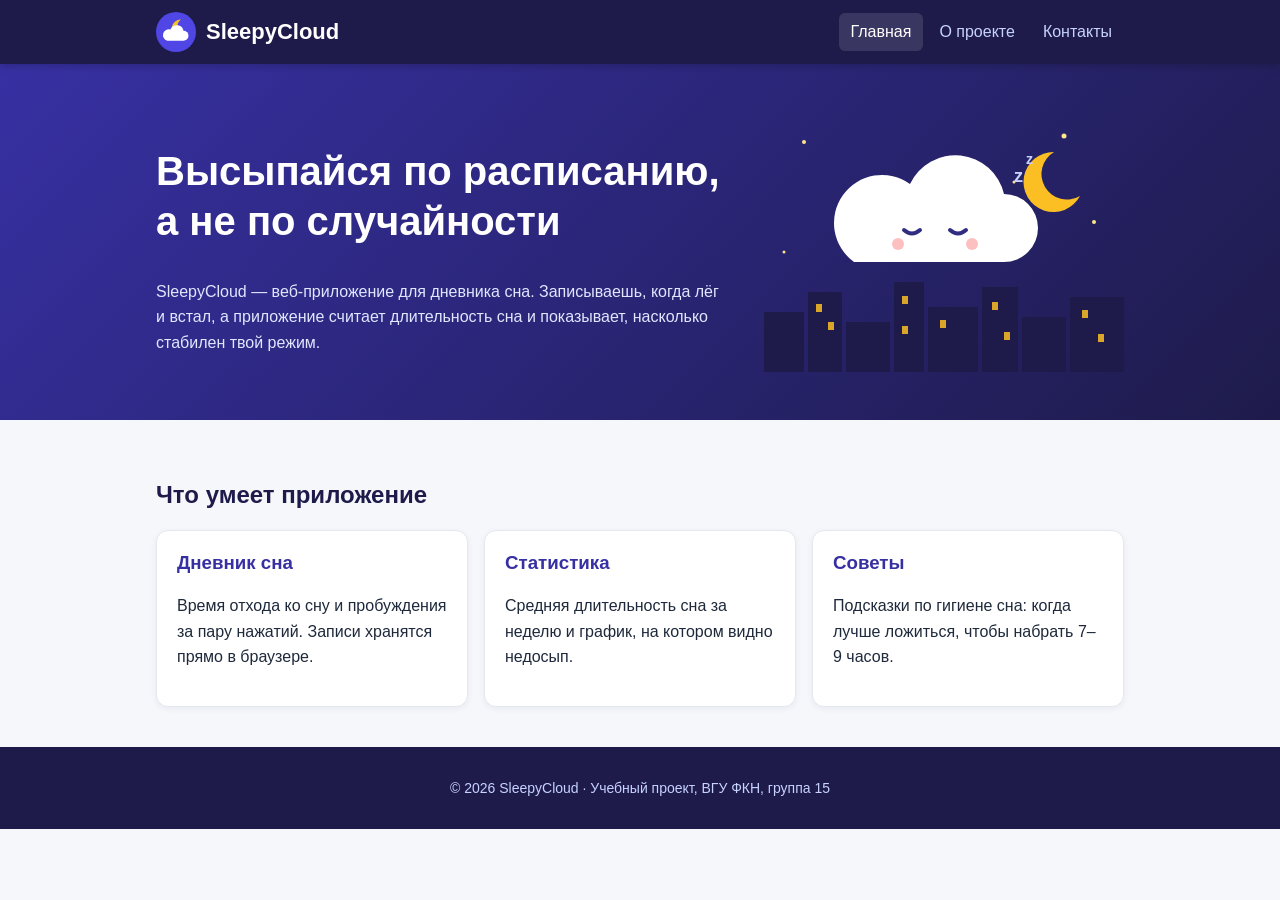
<file: index.html>
<!doctype html>
<html lang="ru">
<head>
  <meta charset="UTF-8">
  <meta name="viewport" content="width=device-width, initial-scale=1.0">
  <title>SleepyCloud — дневник сна</title>
  <link rel="stylesheet" href="style.css">
</head>
<body>
  <header class="header">
    <div class="container header__inner">
      <a class="logo" href="index.html">
        <img src="img/logo.svg" alt="Логотип SleepyCloud: облако и полумесяц" width="40" height="40">
        SleepyCloud
      </a>
      <nav class="nav">
        <a href="index.html" class="nav__link" aria-current="page">Главная</a>
        <a href="about.html" class="nav__link">О проекте</a>
        <a href="contacts.html" class="nav__link">Контакты</a>
      </nav>
    </div>
  </header>

  <main>
    <section class="hero">
      <div class="container hero__inner">
        <div class="hero__text">
          <h1>Высыпайся по&nbsp;расписанию, а&nbsp;не&nbsp;по&nbsp;случайности</h1>
          <p>SleepyCloud — веб-приложение для дневника сна. Записываешь, когда лёг и&nbsp;встал, а&nbsp;приложение считает
            длительность сна и&nbsp;показывает, насколько стабилен твой режим.</p>
        </div>
        <img class="hero__image" src="img/hero.svg" alt="Иллюстрация: спящее облако над ночным городом">
      </div>
    </section>

    <section class="section">
      <div class="container">
        <h2>Что умеет приложение</h2>
        <div class="cards">
          <article class="card">
            <h3>Дневник сна</h3>
            <p>Время отхода ко сну и пробуждения за пару нажатий. Записи хранятся прямо в браузере.</p>
          </article>
          <article class="card">
            <h3>Статистика</h3>
            <p>Средняя длительность сна за неделю и график, на котором видно недосып.</p>
          </article>
          <article class="card">
            <h3>Советы</h3>
            <p>Подсказки по гигиене сна: когда лучше ложиться, чтобы набрать 7–9 часов.</p>
          </article>
        </div>
      </div>
    </section>
  </main>

  <footer class="footer">
    <div class="container">
      <p>© 2026 SleepyCloud · Учебный проект, ВГУ ФКН, группа 15</p>
    </div>
  </footer>
</body>
</html>
</file>
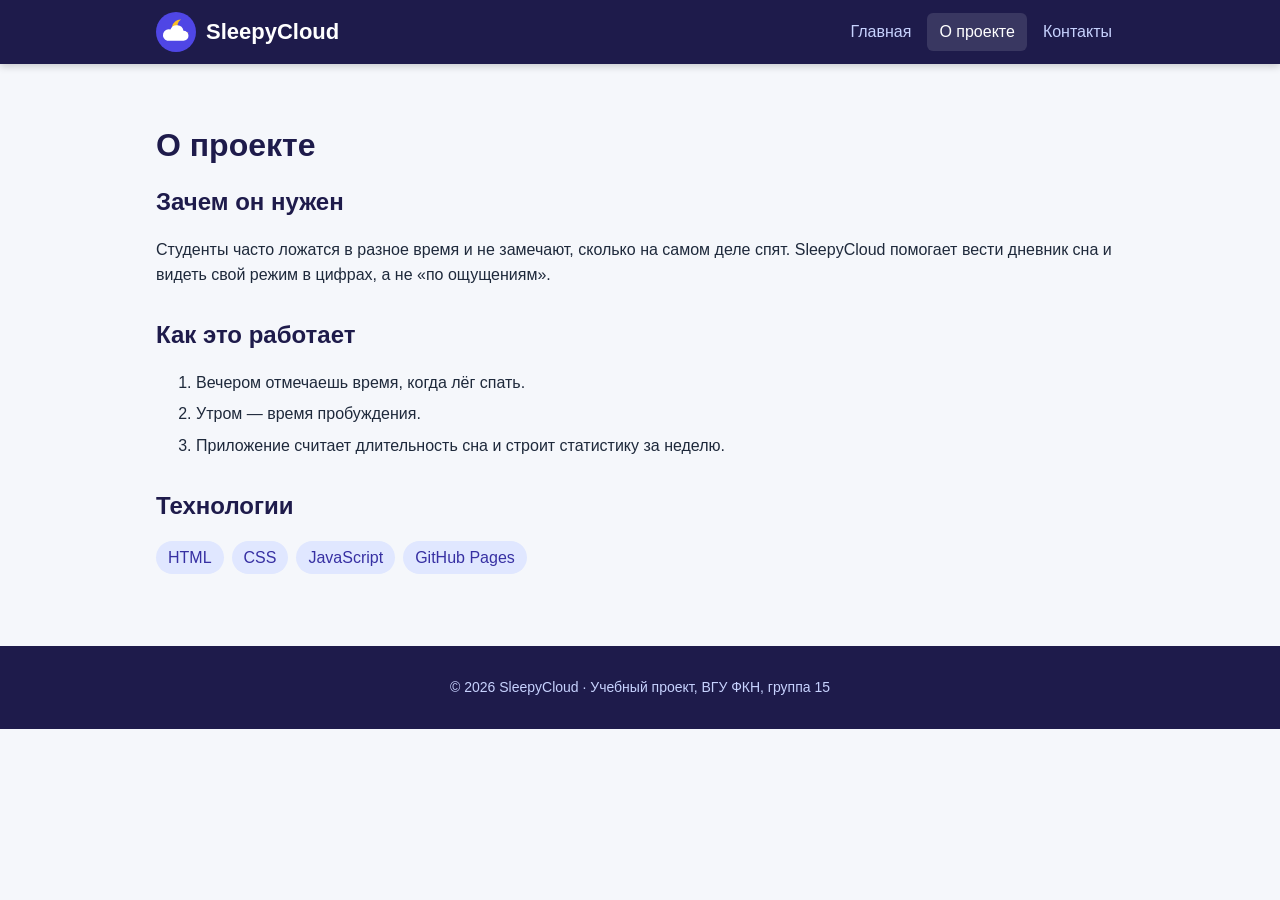
<file: about.html>
<!doctype html>
<html lang="ru">
<head>
  <meta charset="UTF-8">
  <meta name="viewport" content="width=device-width, initial-scale=1.0">
  <title>О проекте — SleepyCloud</title>
  <link rel="stylesheet" href="style.css">
</head>
<body>
  <header class="header">
    <div class="container header__inner">
      <a class="logo" href="index.html">
        <img src="img/logo.svg" alt="Логотип SleepyCloud: облако и полумесяц" width="40" height="40">
        SleepyCloud
      </a>
      <nav class="nav">
        <a href="index.html" class="nav__link">Главная</a>
        <a href="about.html" class="nav__link" aria-current="page">О проекте</a>
        <a href="contacts.html" class="nav__link">Контакты</a>
      </nav>
    </div>
  </header>

  <main class="section">
    <div class="container">
      <h1>О проекте</h1>

      <section class="block">
        <h2>Зачем он нужен</h2>
        <p>Студенты часто ложатся в разное время и не замечают, сколько на самом деле спят. SleepyCloud помогает
          вести дневник сна и видеть свой режим в цифрах, а не «по ощущениям».</p>
      </section>

      <section class="block">
        <h2>Как это работает</h2>
        <ol class="steps">
          <li>Вечером отмечаешь время, когда лёг спать.</li>
          <li>Утром — время пробуждения.</li>
          <li>Приложение считает длительность сна и строит статистику за неделю.</li>
        </ol>
      </section>

      <section class="block">
        <h2>Технологии</h2>
        <ul class="tags">
          <li>HTML</li>
          <li>CSS</li>
          <li>JavaScript</li>
          <li>GitHub Pages</li>
        </ul>
      </section>
    </div>
  </main>

  <footer class="footer">
    <div class="container">
      <p>© 2026 SleepyCloud · Учебный проект, ВГУ ФКН, группа 15</p>
    </div>
  </footer>
</body>
</html>
</file>
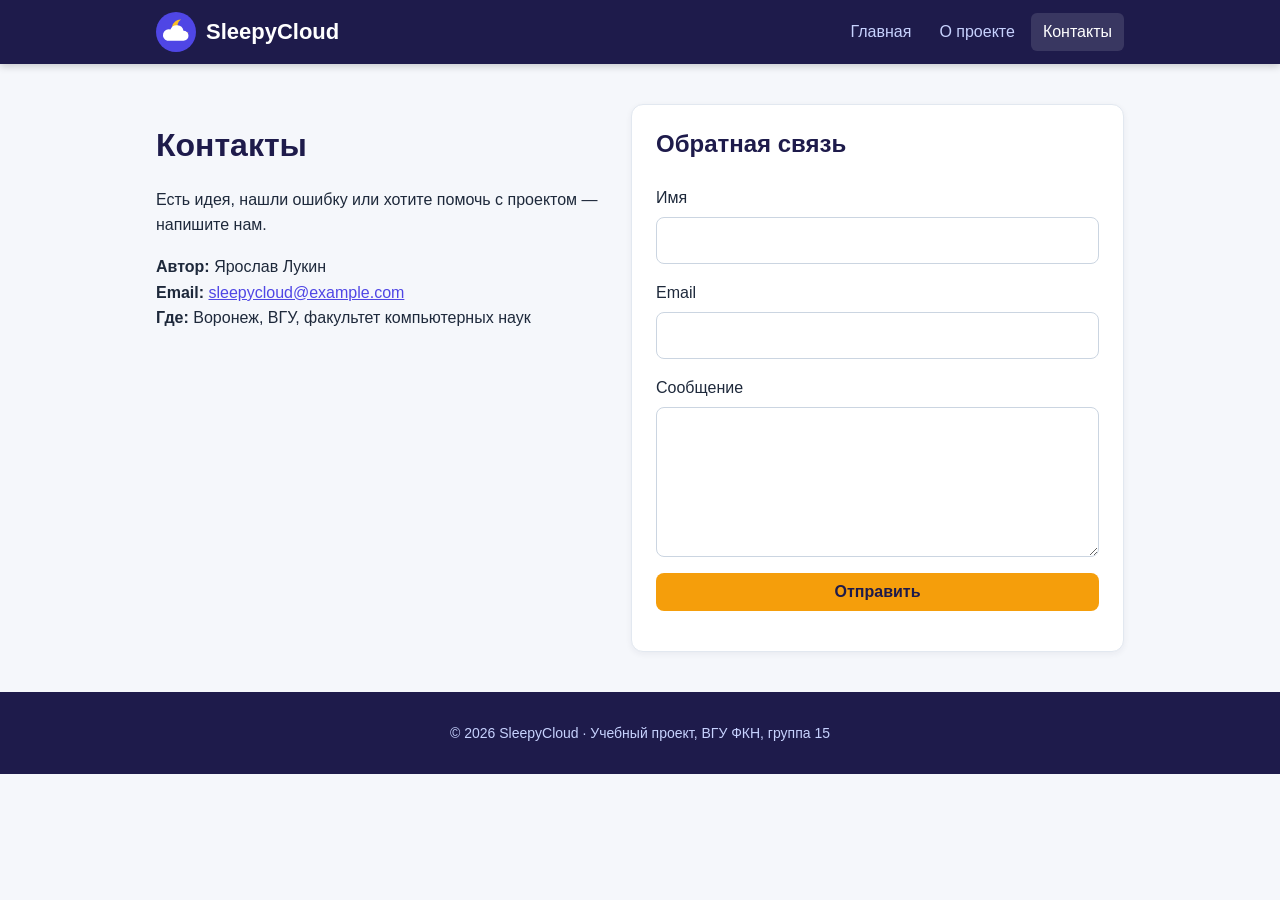
<file: contacts.html>
<!doctype html>
<html lang="ru">
<head>
  <meta charset="UTF-8">
  <meta name="viewport" content="width=device-width, initial-scale=1.0">
  <title>Контакты — SleepyCloud</title>
  <link rel="stylesheet" href="style.css">
</head>
<body>
  <header class="header">
    <div class="container header__inner">
      <a class="logo" href="index.html">
        <img src="img/logo.svg" alt="Логотип SleepyCloud: облако и полумесяц" width="40" height="40">
        SleepyCloud
      </a>
      <nav class="nav">
        <a href="index.html" class="nav__link">Главная</a>
        <a href="about.html" class="nav__link">О проекте</a>
        <a href="contacts.html" class="nav__link" aria-current="page">Контакты</a>
      </nav>
    </div>
  </header>

  <main class="section">
    <div class="container contacts">
      <div class="contacts__info">
        <h1>Контакты</h1>
        <p>Есть идея, нашли ошибку или хотите помочь с проектом — напишите нам.</p>
        <ul class="contacts__list">
          <li><strong>Автор:</strong> Ярослав Лукин</li>
          <li><strong>Email:</strong> <a href="mailto:sleepycloud@example.com">sleepycloud@example.com</a></li>
          <li><strong>Где:</strong> Воронеж, ВГУ, факультет компьютерных наук</li>
        </ul>
      </div>

      <form class="form" action="#" method="post" novalidate>
        <h2>Обратная связь</h2>

        <label for="name">Имя</label>
        <input type="text" id="name" name="name">

        <label for="email">Email</label>
        <input type="email" id="email" name="email">

        <label for="message">Сообщение</label>
        <textarea id="message" name="message" rows="5"></textarea>

        <button type="submit" class="button">Отправить</button>

        <p class="form__result" id="result"></p>
      </form>
    </div>
  </main>

  <footer class="footer">
    <div class="container">
      <p>© 2026 SleepyCloud · Учебный проект, ВГУ ФКН, группа 15</p>
    </div>
  </footer>

  <script src="script.js"></script>
</body>
</html>
</file>
<file: style.css>
/* ===== Общие настройки ===== */
* {
  box-sizing: border-box;
}

body {
  margin: 0;
  font-family: "Segoe UI", Roboto, Arial, sans-serif;
  line-height: 1.6;
  color: #1e293b;
  background: #f5f7fb;
}

h1, h2, h3 {
  color: #1e1b4b;
  line-height: 1.25;
}

a {
  color: #4f46e5;
}

/* Ограничиваем ширину содержимого и центрируем его */
.container {
  max-width: 1000px;
  margin: 0 auto;
  padding: 0 16px;
}

/* ===== Шапка и навигация ===== */
.header {
  position: sticky; /* шапка остаётся сверху при прокрутке */
  top: 0;
  z-index: 10;
  background: #1e1b4b;
  box-shadow: 0 2px 8px rgba(0, 0, 0, 0.2);
}

.header__inner {
  display: flex;
  flex-direction: column;
  align-items: center;
  gap: 8px;
  padding: 12px 16px;
}

.logo {
  display: flex;
  align-items: center;
  gap: 10px;
  color: #ffffff;
  font-size: 22px;
  font-weight: bold;
  text-decoration: none;
}

.nav {
  display: flex;
  flex-wrap: wrap;
  gap: 4px;
}

.nav__link {
  padding: 6px 12px;
  border-radius: 6px;
  color: #c7d2fe;
  text-decoration: none;
  transition: background 0.2s, color 0.2s;
}

/* Подсветка ссылки при наведении и текущей страницы */
.nav__link:hover,
.nav__link[aria-current="page"] {
  background: rgba(255, 255, 255, 0.12);
  color: #ffffff;
}

/* ===== Первый экран на главной ===== */
.hero {
  background: linear-gradient(135deg, #3730a3, #1e1b4b);
  color: #e0e7ff;
}

.hero h1 {
  color: #ffffff;
  font-size: 30px;
}

.hero__inner {
  display: flex;
  flex-direction: column;
  align-items: center;
  gap: 24px;
  padding: 48px 16px;
}

.hero__image {
  width: 100%;
  max-width: 360px;
  height: auto;
}

/* ===== Кнопка ===== */
.button {
  display: inline-block;
  padding: 10px 20px;
  border: none;
  border-radius: 8px;
  background: #f59e0b;
  color: #1e1b4b;
  font-size: 16px;
  font-weight: bold;
  text-decoration: none;
  cursor: pointer;
  transition: background 0.2s, transform 0.2s;
}

.button:hover {
  background: #fbbf24;
  transform: translateY(-1px);
}

/* ===== Секции и карточки ===== */
.section {
  padding: 40px 0;
}

.cards {
  display: flex;
  flex-direction: column;
  gap: 16px;
}

.card {
  flex: 1;
  padding: 20px;
  border: 1px solid #e2e8f0;
  border-radius: 12px;
  background: #ffffff;
  box-shadow: 0 2px 6px rgba(30, 27, 75, 0.06);
  transition: transform 0.2s, box-shadow 0.2s;
}

/* Карточка чуть приподнимается при наведении */
.card:hover {
  transform: translateY(-4px);
  box-shadow: 0 8px 20px rgba(30, 27, 75, 0.12);
}

.card h3 {
  margin-top: 0;
  color: #3730a3;
}

/* ===== Страница «О проекте» ===== */
.block {
  margin-bottom: 32px;
}

.steps li {
  margin-bottom: 6px;
}

.tags {
  display: flex;
  flex-wrap: wrap;
  gap: 8px;
  padding: 0;
  list-style: none;
}

.tags li {
  padding: 4px 12px;
  border-radius: 999px;
  background: #e0e7ff;
  color: #3730a3;
}

/* ===== Страница «Контакты» ===== */
.contacts {
  display: flex;
  flex-direction: column;
  gap: 32px;
}

.contacts__list {
  padding: 0;
  list-style: none;
}

.form {
  display: flex;
  flex-direction: column;
  gap: 6px;
  padding: 24px;
  border: 1px solid #e2e8f0;
  border-radius: 12px;
  background: #ffffff;
  box-shadow: 0 2px 6px rgba(30, 27, 75, 0.06);
}

.form h2 {
  margin-top: 0;
}

.form input,
.form textarea {
  margin-bottom: 10px;
  padding: 10px;
  border: 1px solid #cbd5e1;
  border-radius: 8px;
  font: inherit;
  transition: border-color 0.2s, box-shadow 0.2s;
}

/* Рамка поля, в котором стоит курсор */
.form input:focus,
.form textarea:focus {
  outline: none;
  border-color: #4f46e5;
  box-shadow: 0 0 0 3px rgba(79, 70, 229, 0.2);
}

/* Сообщение под формой: ошибка или успех */
.form__result {
  margin: 10px 0 0;
  font-weight: bold;
}

.form__result--error {
  color: #dc2626;
}

.form__result--success {
  color: #16a34a;
}

/* ===== Подвал ===== */
.footer {
  padding: 16px 0;
  background: #1e1b4b;
  color: #c7d2fe;
  font-size: 14px;
  text-align: center;
}

/* ===== Адаптивность: на экранах от 768px — в строку ===== */
@media (min-width: 768px) {
  .header__inner {
    flex-direction: row;
    justify-content: space-between;
  }

  .hero__inner {
    flex-direction: row;
  }

  .hero h1 {
    font-size: 40px;
  }

  .cards {
    flex-direction: row;
  }

  .contacts {
    flex-direction: row;
  }

  .contacts__info,
  .form {
    flex: 1;
  }
}
</file>
